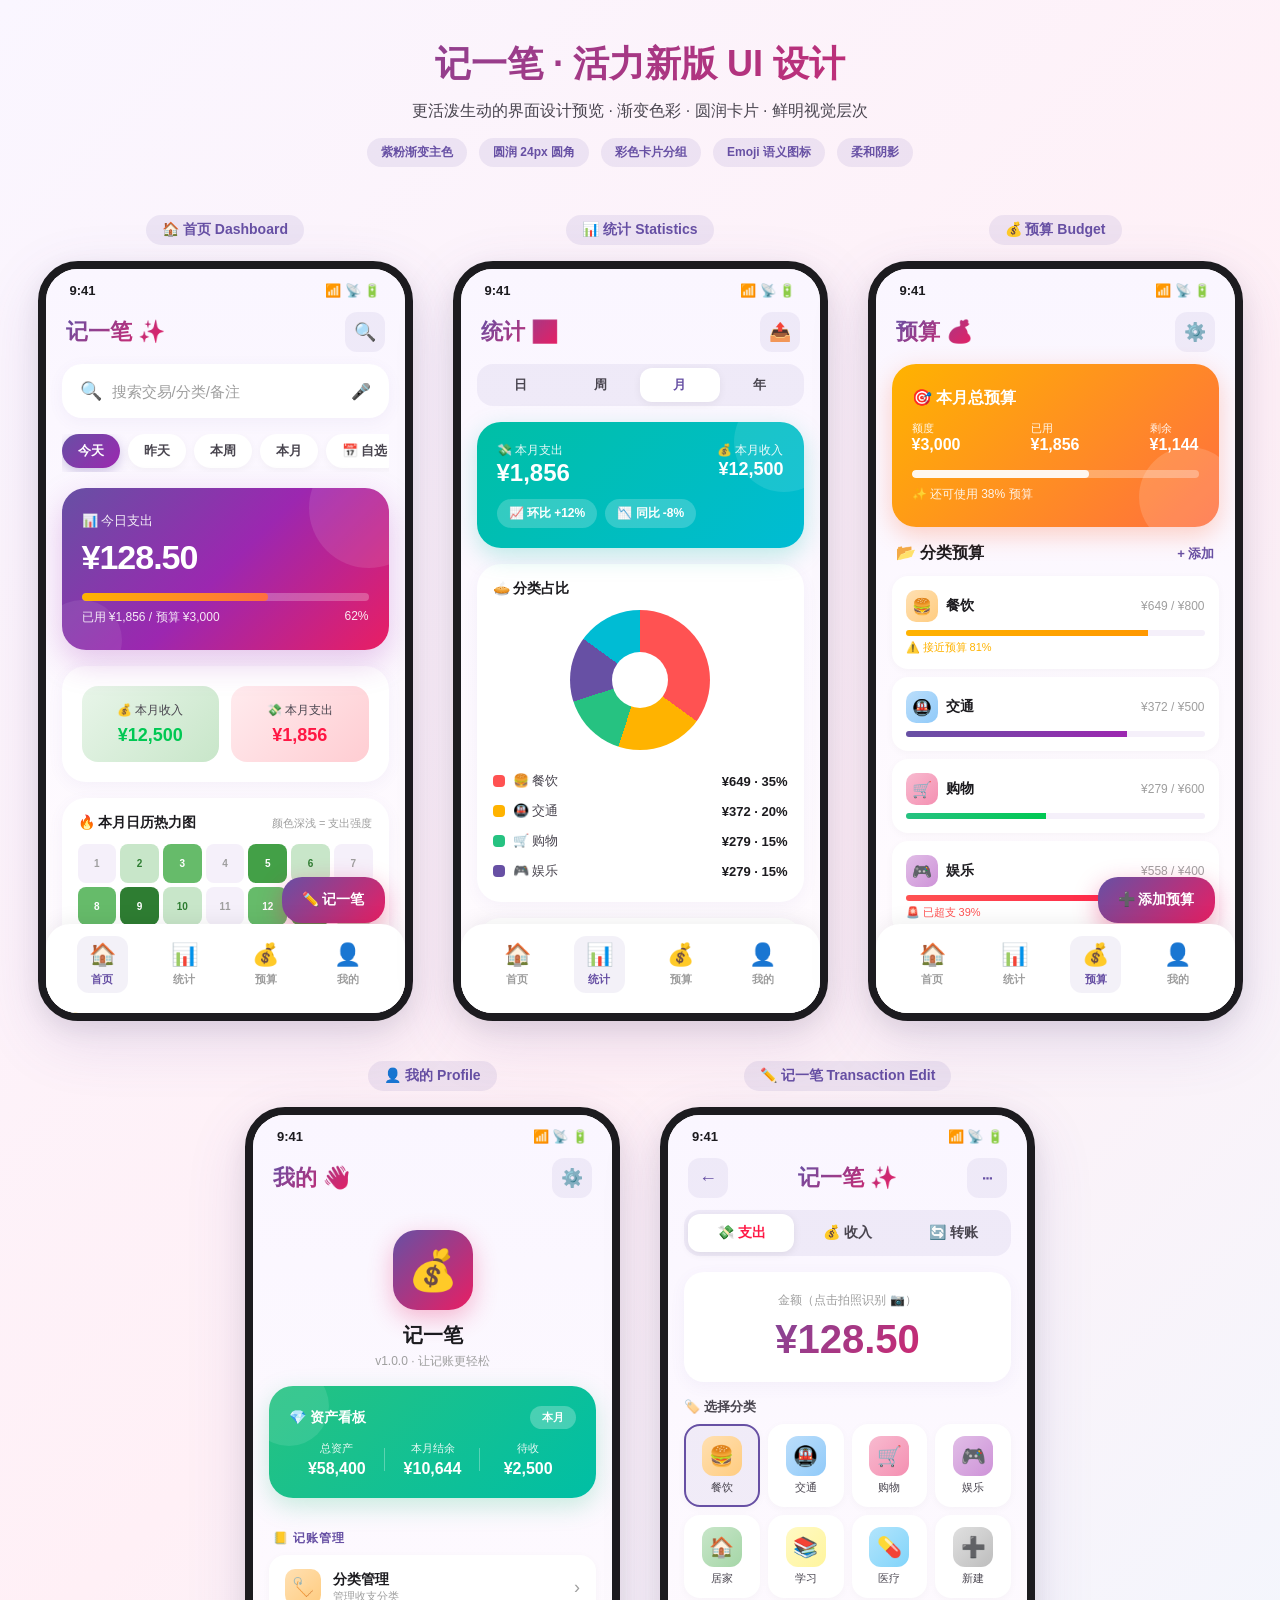
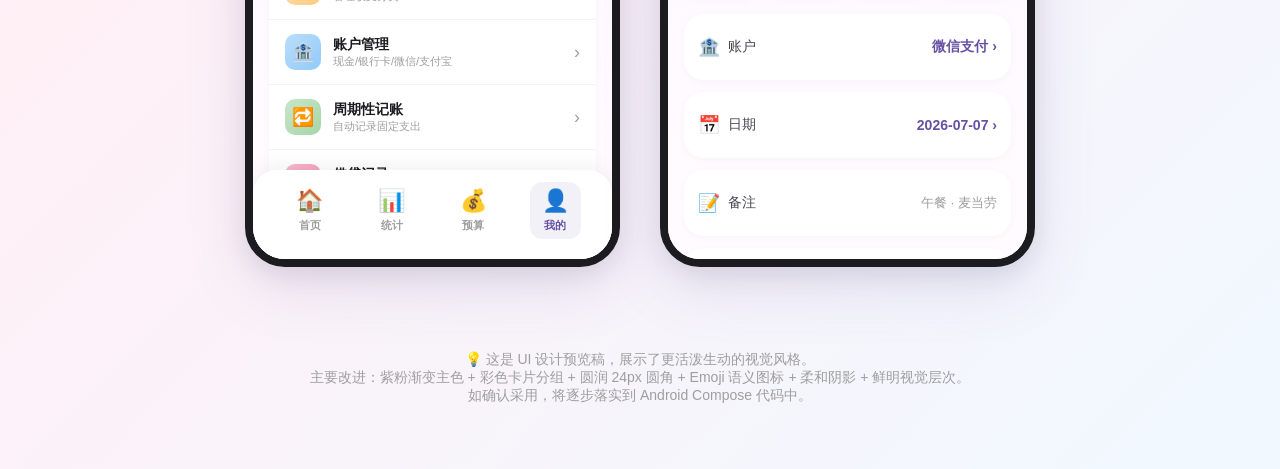
<file: design-preview/index.html>
<!DOCTYPE html>
<html lang="zh-CN">
<head>
<meta charset="UTF-8">
<meta name="viewport" content="width=device-width, initial-scale=1.0">
<title>记一笔 · 活力新版 UI 设计预览</title>
<style>
  * { margin: 0; padding: 0; box-sizing: border-box; -webkit-font-smoothing: antialiased; }
  body {
    font-family: -apple-system, BlinkMacSystemFont, 'Segoe UI', 'PingFang SC', 'Microsoft YaHei', sans-serif;
    background: linear-gradient(135deg, #FAF6FF 0%, #FFF0F6 50%, #F0F8FF 100%);
    min-height: 100vh;
    padding: 40px 20px;
    color: #1C1B1F;
  }
  .header {
    text-align: center;
    max-width: 1400px;
    margin: 0 auto 48px;
  }
  .header h1 {
    font-size: 36px;
    background: linear-gradient(135deg, #6750A4, #E91E63);
    -webkit-background-clip: text;
    -webkit-text-fill-color: transparent;
    background-clip: text;
    margin-bottom: 12px;
    font-weight: 800;
  }
  .header p {
    color: #49454F;
    font-size: 16px;
  }
  .badge-row {
    display: flex;
    justify-content: center;
    gap: 12px;
    margin-top: 16px;
    flex-wrap: wrap;
  }
  .badge {
    padding: 6px 14px;
    border-radius: 999px;
    font-size: 12px;
    font-weight: 600;
    background: rgba(103, 80, 164, 0.1);
    color: #6750A4;
  }
  .screens {
    display: flex;
    flex-wrap: wrap;
    justify-content: center;
    gap: 40px;
    max-width: 1500px;
    margin: 0 auto;
  }
  .phone-wrap {
    display: flex;
    flex-direction: column;
    align-items: center;
  }
  .phone-label {
    font-size: 14px;
    font-weight: 700;
    color: #6750A4;
    margin-bottom: 16px;
    padding: 6px 16px;
    background: rgba(103, 80, 164, 0.1);
    border-radius: 999px;
  }
  .phone {
    width: 375px;
    height: 760px;
    background: #FFFBFE;
    border-radius: 40px;
    box-shadow: 0 20px 60px rgba(103, 80, 164, 0.15), 0 8px 24px rgba(0,0,0,0.08);
    overflow: hidden;
    position: relative;
    border: 8px solid #1C1B1F;
  }
  .phone-content {
    width: 100%;
    height: 100%;
    overflow-y: auto;
    background: linear-gradient(180deg, #FAF6FF 0%, #FFFBFE 100%);
  }
  .phone-content::-webkit-scrollbar { width: 0; }

  /* Status bar */
  .status-bar {
    display: flex;
    justify-content: space-between;
    align-items: center;
    padding: 14px 24px 6px;
    font-size: 13px;
    font-weight: 600;
    color: #1C1B1F;
  }
  .status-icons { display: flex; gap: 4px; }

  /* Top App Bar */
  .appbar {
    display: flex;
    justify-content: space-between;
    align-items: center;
    padding: 8px 20px 12px;
  }
  .appbar-title {
    font-size: 22px;
    font-weight: 800;
    background: linear-gradient(135deg, #6750A4, #E91E63);
    -webkit-background-clip: text;
    -webkit-text-fill-color: transparent;
    background-clip: text;
  }
  .icon-btn {
    width: 40px;
    height: 40px;
    border-radius: 12px;
    background: rgba(103, 80, 164, 0.08);
    display: flex;
    align-items: center;
    justify-content: center;
    font-size: 18px;
    color: #6750A4;
    cursor: pointer;
    transition: all 0.2s;
  }
  .icon-btn:active { transform: scale(0.92); }

  .content { padding: 0 16px 100px; }

  /* Search field */
  .search-field {
    display: flex;
    align-items: center;
    gap: 10px;
    background: #fff;
    border-radius: 20px;
    padding: 14px 16px;
    margin-bottom: 16px;
    box-shadow: 0 4px 16px rgba(103, 80, 164, 0.06);
    border: 2px solid transparent;
    transition: border-color 0.2s;
  }
  .search-field:focus-within { border-color: #6750A4; }
  .search-field input {
    flex: 1;
    border: none;
    outline: none;
    font-size: 15px;
    background: transparent;
    color: #1C1B1F;
  }
  .search-field input::placeholder { color: #9E9E9E; }
  .search-icon { color: #6750A4; font-size: 18px; }

  /* Date pills */
  .pill-row {
    display: flex;
    gap: 8px;
    margin-bottom: 16px;
    overflow-x: auto;
    padding-bottom: 4px;
  }
  .pill-row::-webkit-scrollbar { height: 0; }
  .pill {
    padding: 8px 16px;
    border-radius: 999px;
    font-size: 13px;
    font-weight: 600;
    white-space: nowrap;
    background: #fff;
    color: #49454F;
    box-shadow: 0 2px 8px rgba(0,0,0,0.04);
    cursor: pointer;
    transition: all 0.2s;
  }
  .pill.active {
    background: linear-gradient(135deg, #6750A4, #9C27B0);
    color: #fff;
    box-shadow: 0 4px 12px rgba(103, 80, 164, 0.3);
  }

  /* Summary Card - 活力卡片 */
  .summary-card {
    background: linear-gradient(135deg, #6750A4 0%, #9C27B0 50%, #E91E63 100%);
    border-radius: 24px;
    padding: 24px 20px;
    color: #fff;
    margin-bottom: 16px;
    box-shadow: 0 12px 32px rgba(156, 39, 176, 0.25);
    position: relative;
    overflow: hidden;
  }
  .summary-card::before {
    content: '';
    position: absolute;
    top: -40px;
    right: -40px;
    width: 120px;
    height: 120px;
    background: rgba(255,255,255,0.1);
    border-radius: 50%;
  }
  .summary-card::after {
    content: '';
    position: absolute;
    bottom: -30px;
    left: -20px;
    width: 80px;
    height: 80px;
    background: rgba(255,255,255,0.08);
    border-radius: 50%;
  }
  .summary-label {
    font-size: 13px;
    opacity: 0.9;
    margin-bottom: 8px;
    display: flex;
    align-items: center;
    gap: 6px;
  }
  .summary-amount {
    font-size: 34px;
    font-weight: 800;
    margin-bottom: 16px;
    letter-spacing: -1px;
  }
  .budget-progress {
    background: rgba(255,255,255,0.25);
    height: 8px;
    border-radius: 999px;
    overflow: hidden;
    margin-bottom: 8px;
  }
  .budget-progress-fill {
    height: 100%;
    background: linear-gradient(90deg, #FFB300, #FF6E40);
    border-radius: 999px;
    width: 65%;
    animation: fillProgress 1.5s ease-out;
  }
  @keyframes fillProgress { from { width: 0; } }
  .budget-text {
    font-size: 12px;
    opacity: 0.9;
    display: flex;
    justify-content: space-between;
  }

  /* Income Expense Card */
  .ie-card {
    background: #fff;
    border-radius: 24px;
    padding: 20px;
    margin-bottom: 16px;
    box-shadow: 0 4px 16px rgba(103, 80, 164, 0.06);
    display: flex;
    gap: 12px;
  }
  .ie-item {
    flex: 1;
    padding: 16px;
    border-radius: 16px;
    text-align: center;
    transition: transform 0.2s;
    cursor: pointer;
  }
  .ie-item:active { transform: scale(0.96); }
  .ie-item.income { background: linear-gradient(135deg, #E8F5E9, #C8E6C9); }
  .ie-item.expense { background: linear-gradient(135deg, #FFEBEE, #FFCDD2); }
  .ie-item .label {
    font-size: 12px;
    color: #49454F;
    margin-bottom: 6px;
    font-weight: 500;
  }
  .ie-item .amount {
    font-size: 18px;
    font-weight: 800;
  }
  .ie-item.income .amount { color: #00C853; }
  .ie-item.expense .amount { color: #FF1744; }

  /* Heatmap Card */
  .heatmap-card {
    background: #fff;
    border-radius: 24px;
    padding: 16px;
    margin-bottom: 16px;
    box-shadow: 0 4px 16px rgba(103, 80, 164, 0.06);
  }
  .heatmap-header {
    display: flex;
    justify-content: space-between;
    align-items: center;
    margin-bottom: 12px;
  }
  .heatmap-title {
    font-size: 14px;
    font-weight: 700;
    color: #1C1B1F;
    display: flex;
    align-items: center;
    gap: 6px;
  }
  .heatmap-sub {
    font-size: 11px;
    color: #9E9E9E;
  }
  .heatmap-grid {
    display: grid;
    grid-template-columns: repeat(7, 1fr);
    gap: 4px;
  }
  .heat-cell {
    aspect-ratio: 1;
    border-radius: 8px;
    display: flex;
    align-items: center;
    justify-content: center;
    font-size: 10px;
    font-weight: 600;
    cursor: pointer;
    transition: transform 0.15s;
  }
  .heat-cell:active { transform: scale(0.85); }
  .heat-0 { background: #F5F0FA; color: #9E9E9E; }
  .heat-1 { background: #C8E6C9; color: #2E7D32; }
  .heat-2 { background: #66BB6A; color: #fff; }
  .heat-3 { background: #43A047; color: #fff; }
  .heat-4 { background: #2E7D32; color: #fff; }

  /* Recent transactions */
  .section-header {
    display: flex;
    justify-content: space-between;
    align-items: center;
    margin: 8px 4px 12px;
  }
  .section-title {
    font-size: 16px;
    font-weight: 800;
    color: #1C1B1F;
  }
  .section-link {
    font-size: 13px;
    color: #6750A4;
    font-weight: 600;
  }
  .tx-item {
    background: #fff;
    border-radius: 16px;
    padding: 12px;
    margin-bottom: 8px;
    display: flex;
    align-items: center;
    gap: 12px;
    box-shadow: 0 2px 8px rgba(0,0,0,0.03);
    cursor: pointer;
    transition: all 0.2s;
  }
  .tx-item:active { transform: scale(0.98); }
  .tx-icon {
    width: 44px;
    height: 44px;
    border-radius: 14px;
    display: flex;
    align-items: center;
    justify-content: center;
    font-size: 20px;
    flex-shrink: 0;
  }
  .tx-info { flex: 1; min-width: 0; }
  .tx-title {
    font-size: 14px;
    font-weight: 600;
    color: #1C1B1F;
    margin-bottom: 2px;
    white-space: nowrap;
    overflow: hidden;
    text-overflow: ellipsis;
  }
  .tx-sub {
    font-size: 11px;
    color: #9E9E9E;
    white-space: nowrap;
    overflow: hidden;
    text-overflow: ellipsis;
  }
  .tx-amount {
    font-size: 15px;
    font-weight: 800;
    white-space: nowrap;
  }
  .tx-amount.expense { color: #FF1744; }
  .tx-amount.income { color: #00C853; }

  /* FAB */
  .fab {
    position: absolute;
    bottom: 90px;
    right: 20px;
    background: linear-gradient(135deg, #6750A4, #E91E63);
    color: #fff;
    border: none;
    border-radius: 20px;
    padding: 14px 20px;
    font-size: 14px;
    font-weight: 700;
    display: flex;
    align-items: center;
    gap: 6px;
    box-shadow: 0 8px 24px rgba(233, 30, 99, 0.4);
    cursor: pointer;
    transition: all 0.2s;
  }
  .fab:active { transform: scale(0.94); }

  /* Bottom nav */
  .bottom-nav {
    position: absolute;
    bottom: 0;
    left: 0;
    right: 0;
    background: #fff;
    border-radius: 24px 24px 0 0;
    padding: 12px 16px 20px;
    display: flex;
    justify-content: space-around;
    box-shadow: 0 -4px 20px rgba(0,0,0,0.06);
  }
  .nav-item {
    display: flex;
    flex-direction: column;
    align-items: center;
    gap: 4px;
    padding: 6px 12px;
    border-radius: 12px;
    cursor: pointer;
    transition: all 0.2s;
    color: #9E9E9E;
  }
  .nav-item.active {
    color: #6750A4;
    background: rgba(103, 80, 164, 0.08);
  }
  .nav-icon { font-size: 22px; }
  .nav-label { font-size: 11px; font-weight: 600; }

  /* Statistics page */
  .tab-row {
    display: flex;
    background: rgba(103, 80, 164, 0.08);
    border-radius: 16px;
    padding: 4px;
    margin-bottom: 16px;
  }
  .tab-item {
    flex: 1;
    text-align: center;
    padding: 8px;
    border-radius: 12px;
    font-size: 13px;
    font-weight: 600;
    color: #49454F;
    cursor: pointer;
    transition: all 0.2s;
  }
  .tab-item.active {
    background: #fff;
    color: #6750A4;
    box-shadow: 0 2px 8px rgba(0,0,0,0.06);
  }

  .stat-summary {
    background: linear-gradient(135deg, #00BFA5, #00BCD4);
    border-radius: 24px;
    padding: 20px;
    color: #fff;
    margin-bottom: 16px;
    box-shadow: 0 8px 24px rgba(0, 191, 165, 0.25);
    position: relative;
    overflow: hidden;
  }
  .stat-summary::before {
    content: '';
    position: absolute;
    top: -30px;
    right: -30px;
    width: 100px;
    height: 100px;
    background: rgba(255,255,255,0.1);
    border-radius: 50%;
  }
  .stat-row {
    display: flex;
    justify-content: space-between;
    margin-bottom: 12px;
  }
  .stat-col .label { font-size: 12px; opacity: 0.9; }
  .stat-col .val { font-size: 24px; font-weight: 800; }
  .stat-col.right { text-align: right; }
  .stat-col.right .val { font-size: 18px; }

  .change-chips { display: flex; gap: 8px; }
  .change-chip {
    background: rgba(255,255,255,0.2);
    padding: 6px 12px;
    border-radius: 999px;
    font-size: 12px;
    font-weight: 600;
    display: flex;
    align-items: center;
    gap: 4px;
  }

  /* Chart cards */
  .chart-card {
    background: #fff;
    border-radius: 24px;
    padding: 16px;
    margin-bottom: 16px;
    box-shadow: 0 4px 16px rgba(103, 80, 164, 0.06);
  }
  .chart-title {
    font-size: 14px;
    font-weight: 700;
    margin-bottom: 12px;
    display: flex;
    align-items: center;
    gap: 6px;
  }
  .pie-chart {
    width: 140px;
    height: 140px;
    border-radius: 50%;
    background: conic-gradient(
      #FF5252 0% 35%,
      #FFB300 35% 55%,
      #26C281 55% 70%,
      #6750A4 70% 85%,
      #00BCD4 85% 100%
    );
    margin: 0 auto 16px;
    position: relative;
  }
  .pie-chart::after {
    content: '';
    position: absolute;
    top: 30%;
    left: 30%;
    width: 40%;
    height: 40%;
    background: #fff;
    border-radius: 50%;
  }
  .legend-item {
    display: flex;
    align-items: center;
    gap: 8px;
    padding: 6px 0;
    font-size: 13px;
  }
  .legend-dot {
    width: 12px;
    height: 12px;
    border-radius: 4px;
  }
  .legend-name { flex: 1; color: #49454F; }
  .legend-val { font-weight: 700; color: #1C1B1F; }

  /* Budget page */
  .budget-hero {
    background: linear-gradient(135deg, #FFB300, #FF6E40);
    border-radius: 24px;
    padding: 24px 20px;
    color: #fff;
    margin-bottom: 16px;
    box-shadow: 0 8px 24px rgba(255, 110, 64, 0.3);
    position: relative;
    overflow: hidden;
  }
  .budget-hero::before {
    content: '';
    position: absolute;
    bottom: -20px;
    right: -20px;
    width: 100px;
    height: 100px;
    background: rgba(255,255,255,0.15);
    border-radius: 50%;
  }
  .budget-hero-title {
    font-size: 16px;
    font-weight: 700;
    margin-bottom: 12px;
    display: flex;
    align-items: center;
    gap: 6px;
  }
  .budget-stats {
    display: flex;
    justify-content: space-between;
    margin-bottom: 16px;
  }
  .budget-stat .label { font-size: 11px; opacity: 0.9; }
  .budget-stat .val { font-size: 16px; font-weight: 800; }

  .budget-cat-item {
    background: #fff;
    border-radius: 16px;
    padding: 14px;
    margin-bottom: 8px;
    box-shadow: 0 2px 8px rgba(0,0,0,0.03);
  }
  .budget-cat-header {
    display: flex;
    align-items: center;
    gap: 8px;
    margin-bottom: 8px;
  }
  .cat-icon {
    width: 32px;
    height: 32px;
    border-radius: 10px;
    display: flex;
    align-items: center;
    justify-content: center;
    font-size: 16px;
  }
  .cat-name { flex: 1; font-size: 14px; font-weight: 600; }
  .cat-val { font-size: 12px; color: #9E9E9E; }

  /* Profile page */
  .profile-header {
    text-align: center;
    padding: 20px 0 16px;
  }
  .profile-logo {
    width: 80px;
    height: 80px;
    margin: 0 auto 12px;
    background: linear-gradient(135deg, #6750A4, #E91E63);
    border-radius: 24px;
    display: flex;
    align-items: center;
    justify-content: center;
    font-size: 40px;
    box-shadow: 0 8px 24px rgba(233, 30, 99, 0.3);
  }
  .profile-name {
    font-size: 20px;
    font-weight: 800;
    margin-bottom: 4px;
  }
  .profile-version {
    font-size: 12px;
    color: #9E9E9E;
  }

  .asset-board {
    background: linear-gradient(135deg, #26C281, #00BFA5);
    border-radius: 24px;
    padding: 20px;
    color: #fff;
    margin-bottom: 16px;
    box-shadow: 0 8px 24px rgba(38, 194, 129, 0.25);
    position: relative;
    overflow: hidden;
  }
  .asset-board::before {
    content: '';
    position: absolute;
    top: -20px;
    left: -20px;
    width: 80px;
    height: 80px;
    background: rgba(255,255,255,0.1);
    border-radius: 50%;
  }
  .asset-board-title {
    font-size: 14px;
    font-weight: 700;
    margin-bottom: 12px;
    display: flex;
    justify-content: space-between;
    align-items: center;
  }
  .asset-month-chip {
    background: rgba(255,255,255,0.25);
    padding: 4px 12px;
    border-radius: 999px;
    font-size: 11px;
  }
  .asset-row {
    display: flex;
    text-align: center;
  }
  .asset-col {
    flex: 1;
    position: relative;
  }
  .asset-col:not(:last-child)::after {
    content: '';
    position: absolute;
    right: 0;
    top: 20%;
    height: 60%;
    width: 1px;
    background: rgba(255,255,255,0.3);
  }
  .asset-col .label { font-size: 11px; opacity: 0.9; margin-bottom: 4px; }
  .asset-col .val { font-size: 16px; font-weight: 800; }

  .section-divider {
    font-size: 12px;
    font-weight: 700;
    color: #6750A4;
    text-transform: uppercase;
    padding: 16px 4px 8px;
    letter-spacing: 1px;
  }
  .setting-group {
    background: #fff;
    border-radius: 16px;
    overflow: hidden;
    margin-bottom: 8px;
    box-shadow: 0 2px 8px rgba(0,0,0,0.03);
  }
  .setting-item {
    display: flex;
    align-items: center;
    gap: 12px;
    padding: 14px 16px;
    cursor: pointer;
    transition: background 0.2s;
    border-bottom: 1px solid #F5F0FA;
  }
  .setting-item:last-child { border-bottom: none; }
  .setting-item:active { background: #F5F0FA; }
  .setting-icon {
    width: 36px;
    height: 36px;
    border-radius: 10px;
    display: flex;
    align-items: center;
    justify-content: center;
    font-size: 18px;
  }
  .setting-text { flex: 1; }
  .setting-title { font-size: 14px; font-weight: 600; }
  .setting-sub { font-size: 11px; color: #9E9E9E; }
  .setting-arrow { color: #9E9E9E; font-size: 18px; }

  /* Transaction edit page */
  .segment-row {
    display: flex;
    background: rgba(103, 80, 164, 0.08);
    border-radius: 16px;
    padding: 4px;
    margin-bottom: 16px;
  }
  .segment-btn {
    flex: 1;
    text-align: center;
    padding: 10px;
    border-radius: 12px;
    font-size: 14px;
    font-weight: 600;
    color: #49454F;
    cursor: pointer;
    transition: all 0.2s;
  }
  .segment-btn.active {
    background: #fff;
    box-shadow: 0 2px 8px rgba(0,0,0,0.08);
  }
  .segment-btn.active.expense { color: #FF1744; }
  .segment-btn.active.income { color: #00C853; }
  .segment-btn.active.transfer { color: #6750A4; }

  .amount-input {
    background: #fff;
    border-radius: 20px;
    padding: 20px;
    margin-bottom: 16px;
    box-shadow: 0 4px 16px rgba(103, 80, 164, 0.06);
    text-align: center;
  }
  .amount-label { font-size: 12px; color: #9E9E9E; margin-bottom: 8px; }
  .amount-val {
    font-size: 40px;
    font-weight: 800;
    background: linear-gradient(135deg, #6750A4, #E91E63);
    -webkit-background-clip: text;
    -webkit-text-fill-color: transparent;
    background-clip: text;
  }

  .category-grid {
    display: grid;
    grid-template-columns: repeat(4, 1fr);
    gap: 8px;
    margin-bottom: 16px;
  }
  .cat-grid-item {
    background: #fff;
    border-radius: 16px;
    padding: 10px 4px;
    text-align: center;
    box-shadow: 0 2px 8px rgba(0,0,0,0.03);
    cursor: pointer;
    transition: all 0.2s;
    border: 2px solid transparent;
  }
  .cat-grid-item.selected {
    border-color: #6750A4;
    background: rgba(103, 80, 164, 0.08);
  }
  .cat-grid-icon {
    width: 40px;
    height: 40px;
    margin: 0 auto 4px;
    border-radius: 12px;
    display: flex;
    align-items: center;
    justify-content: center;
    font-size: 20px;
  }
  .cat-grid-name {
    font-size: 11px;
    color: #49454F;
    font-weight: 500;
  }

  .form-card {
    background: #fff;
    border-radius: 20px;
    padding: 14px;
    margin-bottom: 12px;
    box-shadow: 0 2px 8px rgba(0,0,0,0.03);
  }
  .form-row {
    display: flex;
    align-items: center;
    gap: 8px;
    padding: 8px 0;
  }
  .form-label { font-size: 14px; color: #49454F; flex: 1; }
  .form-val { font-size: 14px; font-weight: 600; color: #6750A4; }

  .save-btn {
    width: 100%;
    background: linear-gradient(135deg, #6750A4, #E91E63);
    color: #fff;
    border: none;
    border-radius: 16px;
    padding: 16px;
    font-size: 16px;
    font-weight: 700;
    box-shadow: 0 8px 24px rgba(233, 30, 99, 0.3);
    cursor: pointer;
    transition: all 0.2s;
  }
  .save-btn:active { transform: scale(0.97); }

  .note {
    text-align: center;
    margin-top: 60px;
    padding: 24px;
    color: #9E9E9E;
    font-size: 14px;
    max-width: 800px;
    margin-left: auto;
    margin-right: auto;
  }
</style>
</head>
<body>

<div class="header">
  <h1>记一笔 · 活力新版 UI 设计</h1>
  <p>更活泼生动的界面设计预览 · 渐变色彩 · 圆润卡片 · 鲜明视觉层次</p>
  <div class="badge-row">
    <span class="badge">紫粉渐变主色</span>
    <span class="badge">圆润 24px 圆角</span>
    <span class="badge">彩色卡片分组</span>
    <span class="badge">Emoji 语义图标</span>
    <span class="badge">柔和阴影</span>
  </div>
</div>

<div class="screens">

  <!-- 首页 -->
  <div class="phone-wrap">
    <div class="phone-label">🏠 首页 Dashboard</div>
    <div class="phone">
      <div class="phone-content">
        <div class="status-bar">
          <span>9:41</span>
          <span class="status-icons">📶 📡 🔋</span>
        </div>
        <div class="appbar">
          <div class="appbar-title">记一笔 ✨</div>
          <div class="icon-btn">🔍</div>
        </div>
        <div class="content">
          <div class="search-field">
            <span class="search-icon">🔍</span>
            <input placeholder="搜索交易/分类/备注" />
            <span style="color:#9E9E9E">🎤</span>
          </div>
          <div class="pill-row">
            <div class="pill active">今天</div>
            <div class="pill">昨天</div>
            <div class="pill">本周</div>
            <div class="pill">本月</div>
            <div class="pill">📅 自选</div>
          </div>
          <div class="summary-card">
            <div class="summary-label">📊 今日支出</div>
            <div class="summary-amount">¥128.50</div>
            <div class="budget-progress"><div class="budget-progress-fill"></div></div>
            <div class="budget-text">
              <span>已用 ¥1,856 / 预算 ¥3,000</span>
              <span>62%</span>
            </div>
          </div>
          <div class="ie-card">
            <div class="ie-item income">
              <div class="label">💰 本月收入</div>
              <div class="amount">¥12,500</div>
            </div>
            <div class="ie-item expense">
              <div class="label">💸 本月支出</div>
              <div class="amount">¥1,856</div>
            </div>
          </div>
          <div class="heatmap-card">
            <div class="heatmap-header">
              <div class="heatmap-title">🔥 本月日历热力图</div>
              <div class="heatmap-sub">颜色深浅 = 支出强度</div>
            </div>
            <div class="heatmap-grid">
              <div class="heat-cell heat-0">1</div>
              <div class="heat-cell heat-1">2</div>
              <div class="heat-cell heat-2">3</div>
              <div class="heat-cell heat-0">4</div>
              <div class="heat-cell heat-3">5</div>
              <div class="heat-cell heat-1">6</div>
              <div class="heat-cell heat-0">7</div>
              <div class="heat-cell heat-2">8</div>
              <div class="heat-cell heat-4">9</div>
              <div class="heat-cell heat-1">10</div>
              <div class="heat-cell heat-0">11</div>
              <div class="heat-cell heat-2">12</div>
              <div class="heat-cell heat-3">13</div>
              <div class="heat-cell heat-1">14</div>
              <div class="heat-cell heat-0">15</div>
              <div class="heat-cell heat-2">16</div>
              <div class="heat-cell heat-1">17</div>
              <div class="heat-cell heat-0">18</div>
              <div class="heat-cell heat-3">19</div>
              <div class="heat-cell heat-2">20</div>
              <div class="heat-cell heat-1">21</div>
            </div>
          </div>
          <div class="section-header">
            <div class="section-title">📝 最近交易</div>
            <div class="section-link">查看全部 →</div>
          </div>
          <div class="tx-item">
            <div class="tx-icon" style="background:linear-gradient(135deg,#FFE0B2,#FFCC80)">🍔</div>
            <div class="tx-info">
              <div class="tx-title">午餐 · 麦当劳</div>
              <div class="tx-sub">12:30 · 微信 · 支出</div>
            </div>
            <div class="tx-amount expense">-¥38.50</div>
          </div>
          <div class="tx-item">
            <div class="tx-icon" style="background:linear-gradient(135deg,#C8E6C9,#A5D6A7)">💵</div>
            <div class="tx-info">
              <div class="tx-title">工资入账</div>
              <div class="tx-sub">10:00 · 招商银行 · 收入</div>
            </div>
            <div class="tx-amount income">+¥12,500</div>
          </div>
          <div class="tx-item">
            <div class="tx-icon" style="background:linear-gradient(135deg,#BBDEFB,#90CAF9)">🚇</div>
            <div class="tx-info">
              <div class="tx-title">地铁通勤</div>
              <div class="tx-sub">08:15 · 支付宝 · 支出</div>
            </div>
            <div class="tx-amount expense">-¥6.00</div>
          </div>
          <div class="tx-item">
            <div class="tx-icon" style="background:linear-gradient(135deg,#F8BBD0,#F48FB1)">☕</div>
            <div class="tx-info">
              <div class="tx-title">星巴克咖啡</div>
              <div class="tx-sub">07:45 · 微信 · 支出</div>
            </div>
            <div class="tx-amount expense">-¥35.00</div>
          </div>
        </div>
        <button class="fab">✏️ 记一笔</button>
        <div class="bottom-nav">
          <div class="nav-item active">
            <span class="nav-icon">🏠</span>
            <span class="nav-label">首页</span>
          </div>
          <div class="nav-item">
            <span class="nav-icon">📊</span>
            <span class="nav-label">统计</span>
          </div>
          <div class="nav-item">
            <span class="nav-icon">💰</span>
            <span class="nav-label">预算</span>
          </div>
          <div class="nav-item">
            <span class="nav-icon">👤</span>
            <span class="nav-label">我的</span>
          </div>
        </div>
      </div>
    </div>
  </div>

  <!-- 统计页 -->
  <div class="phone-wrap">
    <div class="phone-label">📊 统计 Statistics</div>
    <div class="phone">
      <div class="phone-content">
        <div class="status-bar">
          <span>9:41</span>
          <span class="status-icons">📶 📡 🔋</span>
        </div>
        <div class="appbar">
          <div class="appbar-title">统计 📈</div>
          <div class="icon-btn">📤</div>
        </div>
        <div class="content">
          <div class="tab-row">
            <div class="tab-item">日</div>
            <div class="tab-item">周</div>
            <div class="tab-item active">月</div>
            <div class="tab-item">年</div>
          </div>
          <div class="stat-summary">
            <div class="stat-row">
              <div class="stat-col">
                <div class="label">💸 本月支出</div>
                <div class="val">¥1,856</div>
              </div>
              <div class="stat-col right">
                <div class="label">💰 本月收入</div>
                <div class="val">¥12,500</div>
              </div>
            </div>
            <div class="change-chips">
              <div class="change-chip">📈 环比 +12%</div>
              <div class="change-chip">📉 同比 -8%</div>
            </div>
          </div>
          <div class="chart-card">
            <div class="chart-title">🥧 分类占比</div>
            <div class="pie-chart"></div>
            <div class="legend-item">
              <div class="legend-dot" style="background:#FF5252"></div>
              <div class="legend-name">🍔 餐饮</div>
              <div class="legend-val">¥649 · 35%</div>
            </div>
            <div class="legend-item">
              <div class="legend-dot" style="background:#FFB300"></div>
              <div class="legend-name">🚇 交通</div>
              <div class="legend-val">¥372 · 20%</div>
            </div>
            <div class="legend-item">
              <div class="legend-dot" style="background:#26C281"></div>
              <div class="legend-name">🛒 购物</div>
              <div class="legend-val">¥279 · 15%</div>
            </div>
            <div class="legend-item">
              <div class="legend-dot" style="background:#6750A4"></div>
              <div class="legend-name">🎮 娱乐</div>
              <div class="legend-val">¥279 · 15%</div>
            </div>
          </div>
          <div class="chart-card">
            <div class="chart-title">📉 支出趋势 · 本月日均 ¥62</div>
            <svg width="100%" height="120" viewBox="0 0 300 120" style="margin-top:8px">
              <defs>
                <linearGradient id="trendGrad" x1="0" y1="0" x2="0" y2="1">
                  <stop offset="0%" stop-color="#6750A4" stop-opacity="0.3"/>
                  <stop offset="100%" stop-color="#6750A4" stop-opacity="0"/>
                </linearGradient>
              </defs>
              <path d="M 0 80 L 30 70 L 60 90 L 90 60 L 120 75 L 150 40 L 180 65 L 210 50 L 240 70 L 270 45 L 300 55 L 300 120 L 0 120 Z" fill="url(#trendGrad)"/>
              <path d="M 0 80 L 30 70 L 60 90 L 90 60 L 120 75 L 150 40 L 180 65 L 210 50 L 240 70 L 270 45 L 300 55" fill="none" stroke="#6750A4" stroke-width="2.5" stroke-linecap="round" stroke-linejoin="round"/>
              <circle cx="150" cy="40" r="5" fill="#FF5252"/>
              <text x="150" y="28" text-anchor="middle" fill="#FF5252" font-size="11" font-weight="bold">¥186</text>
            </svg>
          </div>
          <div class="chart-card">
            <div class="chart-title">💳 各账户消费占比</div>
            <div style="display:flex;align-items:center;gap:8px;margin:6px 0">
              <span style="width:50px;font-size:12px">微信</span>
              <div style="flex:1;height:6px;background:#F5F0FA;border-radius:3px;overflow:hidden">
                <div style="width:45%;height:100%;background:linear-gradient(90deg,#43A047,#66BB6A)"></div>
              </div>
              <span style="font-size:12px;font-weight:600">¥835</span>
            </div>
            <div style="display:flex;align-items:center;gap:8px;margin:6px 0">
              <span style="width:50px;font-size:12px">支付宝</span>
              <div style="flex:1;height:6px;background:#F5F0FA;border-radius:3px;overflow:hidden">
                <div style="width:30%;height:100%;background:linear-gradient(90deg,#1E88E5,#42A5F5)"></div>
              </div>
              <span style="font-size:12px;font-weight:600">¥557</span>
            </div>
            <div style="display:flex;align-items:center;gap:8px;margin:6px 0">
              <span style="width:50px;font-size:12px">现金</span>
              <div style="flex:1;height:6px;background:#F5F0FA;border-radius:3px;overflow:hidden">
                <div style="width:25%;height:100%;background:linear-gradient(90deg,#FFB300,#FFCA28)"></div>
              </div>
              <span style="font-size:12px;font-weight:600">¥464</span>
            </div>
          </div>
        </div>
        <div class="bottom-nav">
          <div class="nav-item"><span class="nav-icon">🏠</span><span class="nav-label">首页</span></div>
          <div class="nav-item active"><span class="nav-icon">📊</span><span class="nav-label">统计</span></div>
          <div class="nav-item"><span class="nav-icon">💰</span><span class="nav-label">预算</span></div>
          <div class="nav-item"><span class="nav-icon">👤</span><span class="nav-label">我的</span></div>
        </div>
      </div>
    </div>
  </div>

  <!-- 预算页 -->
  <div class="phone-wrap">
    <div class="phone-label">💰 预算 Budget</div>
    <div class="phone">
      <div class="phone-content">
        <div class="status-bar">
          <span>9:41</span>
          <span class="status-icons">📶 📡 🔋</span>
        </div>
        <div class="appbar">
          <div class="appbar-title">预算 💰</div>
          <div class="icon-btn">⚙️</div>
        </div>
        <div class="content">
          <div class="budget-hero">
            <div class="budget-hero-title">🎯 本月总预算</div>
            <div class="budget-stats">
              <div class="budget-stat">
                <div class="label">额度</div>
                <div class="val">¥3,000</div>
              </div>
              <div class="budget-stat">
                <div class="label">已用</div>
                <div class="val">¥1,856</div>
              </div>
              <div class="budget-stat">
                <div class="label">剩余</div>
                <div class="val">¥1,144</div>
              </div>
            </div>
            <div class="budget-progress" style="background:rgba(255,255,255,0.3)">
              <div class="budget-progress-fill" style="width:62%;background:rgba(255,255,255,0.9)"></div>
            </div>
            <div style="font-size:12px;opacity:0.9;margin-top:6px">✨ 还可使用 38% 预算</div>
          </div>
          <div class="section-header">
            <div class="section-title">📂 分类预算</div>
            <div class="section-link">+ 添加</div>
          </div>
          <div class="budget-cat-item">
            <div class="budget-cat-header">
              <div class="cat-icon" style="background:linear-gradient(135deg,#FFE0B2,#FFCC80)">🍔</div>
              <div class="cat-name">餐饮</div>
              <div class="cat-val">¥649 / ¥800</div>
            </div>
            <div style="height:6px;background:#F5F0FA;border-radius:3px;overflow:hidden">
              <div style="width:81%;height:100%;background:linear-gradient(90deg,#FFB300,#FF9800)"></div>
            </div>
            <div style="font-size:11px;color:#FFB300;margin-top:4px">⚠️ 接近预算 81%</div>
          </div>
          <div class="budget-cat-item">
            <div class="budget-cat-header">
              <div class="cat-icon" style="background:linear-gradient(135deg,#BBDEFB,#90CAF9)">🚇</div>
              <div class="cat-name">交通</div>
              <div class="cat-val">¥372 / ¥500</div>
            </div>
            <div style="height:6px;background:#F5F0FA;border-radius:3px;overflow:hidden">
              <div style="width:74%;height:100%;background:linear-gradient(90deg,#6750A4,#9C27B0)"></div>
            </div>
          </div>
          <div class="budget-cat-item">
            <div class="budget-cat-header">
              <div class="cat-icon" style="background:linear-gradient(135deg,#F8BBD0,#F48FB1)">🛒</div>
              <div class="cat-name">购物</div>
              <div class="cat-val">¥279 / ¥600</div>
            </div>
            <div style="height:6px;background:#F5F0FA;border-radius:3px;overflow:hidden">
              <div style="width:47%;height:100%;background:linear-gradient(90deg,#26C281,#00C853)"></div>
            </div>
          </div>
          <div class="budget-cat-item">
            <div class="budget-cat-header">
              <div class="cat-icon" style="background:linear-gradient(135deg,#E1BEE7,#CE93D8)">🎮</div>
              <div class="cat-name">娱乐</div>
              <div class="cat-val">¥558 / ¥400</div>
            </div>
            <div style="height:6px;background:#F5F0FA;border-radius:3px;overflow:hidden">
              <div style="width:100%;height:100%;background:linear-gradient(90deg,#FF5252,#FF1744)"></div>
            </div>
            <div style="font-size:11px;color:#FF5252;margin-top:4px">🚨 已超支 39%</div>
          </div>
          <div class="budget-cat-item">
            <div class="budget-cat-header">
              <div class="cat-icon" style="background:linear-gradient(135deg,#FFF9C4,#FFF59D)">📚</div>
              <div class="cat-name">学习</div>
              <div class="cat-val">¥0 / ¥300</div>
            </div>
            <div style="height:6px;background:#F5F0FA;border-radius:3px;overflow:hidden">
              <div style="width:0%;height:100%;background:linear-gradient(90deg,#26C281,#00C853)"></div>
            </div>
          </div>
        </div>
        <button class="fab">➕ 添加预算</button>
        <div class="bottom-nav">
          <div class="nav-item"><span class="nav-icon">🏠</span><span class="nav-label">首页</span></div>
          <div class="nav-item"><span class="nav-icon">📊</span><span class="nav-label">统计</span></div>
          <div class="nav-item active"><span class="nav-icon">💰</span><span class="nav-label">预算</span></div>
          <div class="nav-item"><span class="nav-icon">👤</span><span class="nav-label">我的</span></div>
        </div>
      </div>
    </div>
  </div>

  <!-- 我的页 -->
  <div class="phone-wrap">
    <div class="phone-label">👤 我的 Profile</div>
    <div class="phone">
      <div class="phone-content">
        <div class="status-bar">
          <span>9:41</span>
          <span class="status-icons">📶 📡 🔋</span>
        </div>
        <div class="appbar">
          <div class="appbar-title">我的 👋</div>
          <div class="icon-btn">⚙️</div>
        </div>
        <div class="content">
          <div class="profile-header">
            <div class="profile-logo">💰</div>
            <div class="profile-name">记一笔</div>
            <div class="profile-version">v1.0.0 · 让记账更轻松</div>
          </div>
          <div class="asset-board">
            <div class="asset-board-title">
              <span>💎 资产看板</span>
              <span class="asset-month-chip">本月</span>
            </div>
            <div class="asset-row">
              <div class="asset-col">
                <div class="label">总资产</div>
                <div class="val">¥58,400</div>
              </div>
              <div class="asset-col">
                <div class="label">本月结余</div>
                <div class="val">¥10,644</div>
              </div>
              <div class="asset-col">
                <div class="label">待收</div>
                <div class="val">¥2,500</div>
              </div>
            </div>
          </div>
          <div class="section-divider">📒 记账管理</div>
          <div class="setting-group">
            <div class="setting-item">
              <div class="setting-icon" style="background:linear-gradient(135deg,#FFE0B2,#FFCC80)">🏷️</div>
              <div class="setting-text">
                <div class="setting-title">分类管理</div>
                <div class="setting-sub">管理收支分类</div>
              </div>
              <div class="setting-arrow">›</div>
            </div>
            <div class="setting-item">
              <div class="setting-icon" style="background:linear-gradient(135deg,#BBDEFB,#90CAF9)">🏦</div>
              <div class="setting-text">
                <div class="setting-title">账户管理</div>
                <div class="setting-sub">现金/银行卡/微信/支付宝</div>
              </div>
              <div class="setting-arrow">›</div>
            </div>
            <div class="setting-item">
              <div class="setting-icon" style="background:linear-gradient(135deg,#C8E6C9,#A5D6A7)">🔁</div>
              <div class="setting-text">
                <div class="setting-title">周期性记账</div>
                <div class="setting-sub">自动记录固定支出</div>
              </div>
              <div class="setting-arrow">›</div>
            </div>
            <div class="setting-item">
              <div class="setting-icon" style="background:linear-gradient(135deg,#F8BBD0,#F48FB1)">🤝</div>
              <div class="setting-text">
                <div class="setting-title">借贷记录</div>
                <div class="setting-sub">谁欠我 / 我欠谁</div>
              </div>
              <div class="setting-arrow">›</div>
            </div>
            <div class="setting-item">
              <div class="setting-icon" style="background:linear-gradient(135deg,#E1BEE7,#CE93D8)">🏷️</div>
              <div class="setting-text">
                <div class="setting-title">标签管理</div>
                <div class="setting-sub">管理自定义标签</div>
              </div>
              <div class="setting-arrow">›</div>
            </div>
          </div>
          <div class="section-divider">🔔 提醒</div>
          <div class="setting-group">
            <div class="setting-item">
              <div class="setting-icon" style="background:linear-gradient(135deg,#FFF9C4,#FFF59D)">⏰</div>
              <div class="setting-text">
                <div class="setting-title">每日记账提醒</div>
              </div>
              <div class="form-val">21:00</div>
            </div>
            <div class="setting-item">
              <div class="setting-icon" style="background:linear-gradient(135deg,#FFCDD2,#EF9A9A)">🔔</div>
              <div class="setting-text">
                <div class="setting-title">智能补记提醒</div>
                <div class="setting-sub">监听支付通知自动补记</div>
              </div>
              <div class="setting-arrow">›</div>
            </div>
            <div class="setting-item">
              <div class="setting-icon" style="background:linear-gradient(135deg,#FFCDD2,#EF9A9A)">⚠️</div>
              <div class="setting-text">
                <div class="setting-title">超支提醒</div>
              </div>
              <div style="width:36px;height:20px;background:#6750A4;border-radius:10px;position:relative">
                <div style="position:absolute;right:2px;top:2px;width:16px;height:16px;background:#fff;border-radius:50%"></div>
              </div>
            </div>
          </div>
          <div class="section-divider">💾 数据</div>
          <div class="setting-group">
            <div class="setting-item">
              <div class="setting-icon" style="background:linear-gradient(135deg,#B3E5FC,#81D4FA)">📥</div>
              <div class="setting-text">
                <div class="setting-title">导出 CSV</div>
              </div>
              <div class="setting-arrow">›</div>
            </div>
            <div class="setting-item">
              <div class="setting-icon" style="background:linear-gradient(135deg,#B3E5FC,#81D4FA)">☁️</div>
              <div class="setting-text">
                <div class="setting-title">备份与恢复</div>
              </div>
              <div class="setting-arrow">›</div>
            </div>
            <div class="setting-item">
              <div class="setting-icon" style="background:linear-gradient(135deg,#B3E5FC,#81D4FA)">📱</div>
              <div class="setting-text">
                <div class="setting-title">换机迁移</div>
                <div class="setting-sub">通过二维码迁移数据</div>
              </div>
              <div class="setting-arrow">›</div>
            </div>
          </div>
          <div class="section-divider">ℹ️ 关于</div>
          <div class="setting-group">
            <div class="setting-item">
              <div class="setting-icon" style="background:linear-gradient(135deg,#E0E0E0,#BDBDBD)">ℹ️</div>
              <div class="setting-text">
                <div class="setting-title">关于应用</div>
              </div>
              <div class="setting-arrow">›</div>
            </div>
            <div class="setting-item">
              <div class="setting-icon" style="background:linear-gradient(135deg,#E0E0E0,#BDBDBD)">💬</div>
              <div class="setting-text">
                <div class="setting-title">意见反馈</div>
              </div>
              <div class="setting-arrow">›</div>
            </div>
          </div>
        </div>
        <div class="bottom-nav">
          <div class="nav-item"><span class="nav-icon">🏠</span><span class="nav-label">首页</span></div>
          <div class="nav-item"><span class="nav-icon">📊</span><span class="nav-label">统计</span></div>
          <div class="nav-item"><span class="nav-icon">💰</span><span class="nav-label">预算</span></div>
          <div class="nav-item active"><span class="nav-icon">👤</span><span class="nav-label">我的</span></div>
        </div>
      </div>
    </div>
  </div>

  <!-- 记一笔编辑页 -->
  <div class="phone-wrap">
    <div class="phone-label">✏️ 记一笔 Transaction Edit</div>
    <div class="phone">
      <div class="phone-content">
        <div class="status-bar">
          <span>9:41</span>
          <span class="status-icons">📶 📡 🔋</span>
        </div>
        <div class="appbar">
          <div class="icon-btn">←</div>
          <div class="appbar-title">记一笔 ✨</div>
          <div class="icon-btn">⋯</div>
        </div>
        <div class="content">
          <div class="segment-row">
            <div class="segment-btn active expense">💸 支出</div>
            <div class="segment-btn">💰 收入</div>
            <div class="segment-btn">🔄 转账</div>
          </div>
          <div class="amount-input">
            <div class="amount-label">金额（点击拍照识别 📷）</div>
            <div class="amount-val">¥128.50</div>
          </div>
          <div style="font-size:13px;font-weight:700;color:#49454F;margin-bottom:8px">🏷️ 选择分类</div>
          <div class="category-grid">
            <div class="cat-grid-item selected">
              <div class="cat-grid-icon" style="background:linear-gradient(135deg,#FFE0B2,#FFCC80)">🍔</div>
              <div class="cat-grid-name">餐饮</div>
            </div>
            <div class="cat-grid-item">
              <div class="cat-grid-icon" style="background:linear-gradient(135deg,#BBDEFB,#90CAF9)">🚇</div>
              <div class="cat-grid-name">交通</div>
            </div>
            <div class="cat-grid-item">
              <div class="cat-grid-icon" style="background:linear-gradient(135deg,#F8BBD0,#F48FB1)">🛒</div>
              <div class="cat-grid-name">购物</div>
            </div>
            <div class="cat-grid-item">
              <div class="cat-grid-icon" style="background:linear-gradient(135deg,#E1BEE7,#CE93D8)">🎮</div>
              <div class="cat-grid-name">娱乐</div>
            </div>
            <div class="cat-grid-item">
              <div class="cat-grid-icon" style="background:linear-gradient(135deg,#C8E6C9,#A5D6A7)">🏠</div>
              <div class="cat-grid-name">居家</div>
            </div>
            <div class="cat-grid-item">
              <div class="cat-grid-icon" style="background:linear-gradient(135deg,#FFF9C4,#FFF59D)">📚</div>
              <div class="cat-grid-name">学习</div>
            </div>
            <div class="cat-grid-item">
              <div class="cat-grid-icon" style="background:linear-gradient(135deg,#B3E5FC,#81D4FA)">💊</div>
              <div class="cat-grid-name">医疗</div>
            </div>
            <div class="cat-grid-item">
              <div class="cat-grid-icon" style="background:linear-gradient(135deg,#E0E0E0,#BDBDBD)">➕</div>
              <div class="cat-grid-name">新建</div>
            </div>
          </div>
          <div class="form-card">
            <div class="form-row">
              <span style="font-size:18px">🏦</span>
              <div class="form-label">账户</div>
              <div class="form-val">微信支付 ›</div>
            </div>
          </div>
          <div class="form-card">
            <div class="form-row">
              <span style="font-size:18px">📅</span>
              <div class="form-label">日期</div>
              <div class="form-val">2026-07-07 ›</div>
            </div>
          </div>
          <div class="form-card">
            <div class="form-row">
              <span style="font-size:18px">📝</span>
              <div class="form-label">备注</div>
              <div style="font-size:13px;color:#9E9E9E">午餐 · 麦当劳</div>
            </div>
          </div>
          <div class="form-card">
            <div class="form-row">
              <span style="font-size:18px">🔁</span>
              <div class="form-label">周期性记账</div>
              <div style="width:36px;height:20px;background:#E0E0E0;border-radius:10px;position:relative">
                <div style="position:absolute;left:2px;top:2px;width:16px;height:16px;background:#fff;border-radius:50%"></div>
              </div>
            </div>
          </div>
          <div class="form-card">
            <div class="form-row">
              <span style="font-size:18px">👥</span>
              <div class="form-label">分账（AA）</div>
              <div style="width:36px;height:20px;background:#E0E0E0;border-radius:10px;position:relative">
                <div style="position:absolute;left:2px;top:2px;width:16px;height:16px;background:#fff;border-radius:50%"></div>
              </div>
            </div>
          </div>
          <div class="form-card">
            <div class="form-row">
              <span style="font-size:18px">🏷️</span>
              <div class="form-label">标签</div>
              <div style="font-size:12px;color:#6750A4;background:rgba(103,80,164,0.08);padding:4px 10px;border-radius:999px">+ 添加</div>
            </div>
          </div>
          <button class="save-btn" style="margin-top:8px">✨ 保存</button>
        </div>
      </div>
    </div>
  </div>

</div>

<div class="note">
  💡 这是 UI 设计预览稿，展示了更活泼生动的视觉风格。<br>
  主要改进：紫粉渐变主色 + 彩色卡片分组 + 圆润 24px 圆角 + Emoji 语义图标 + 柔和阴影 + 鲜明视觉层次。<br>
  如确认采用，将逐步落实到 Android Compose 代码中。
</div>

</body>
</html>
</file>
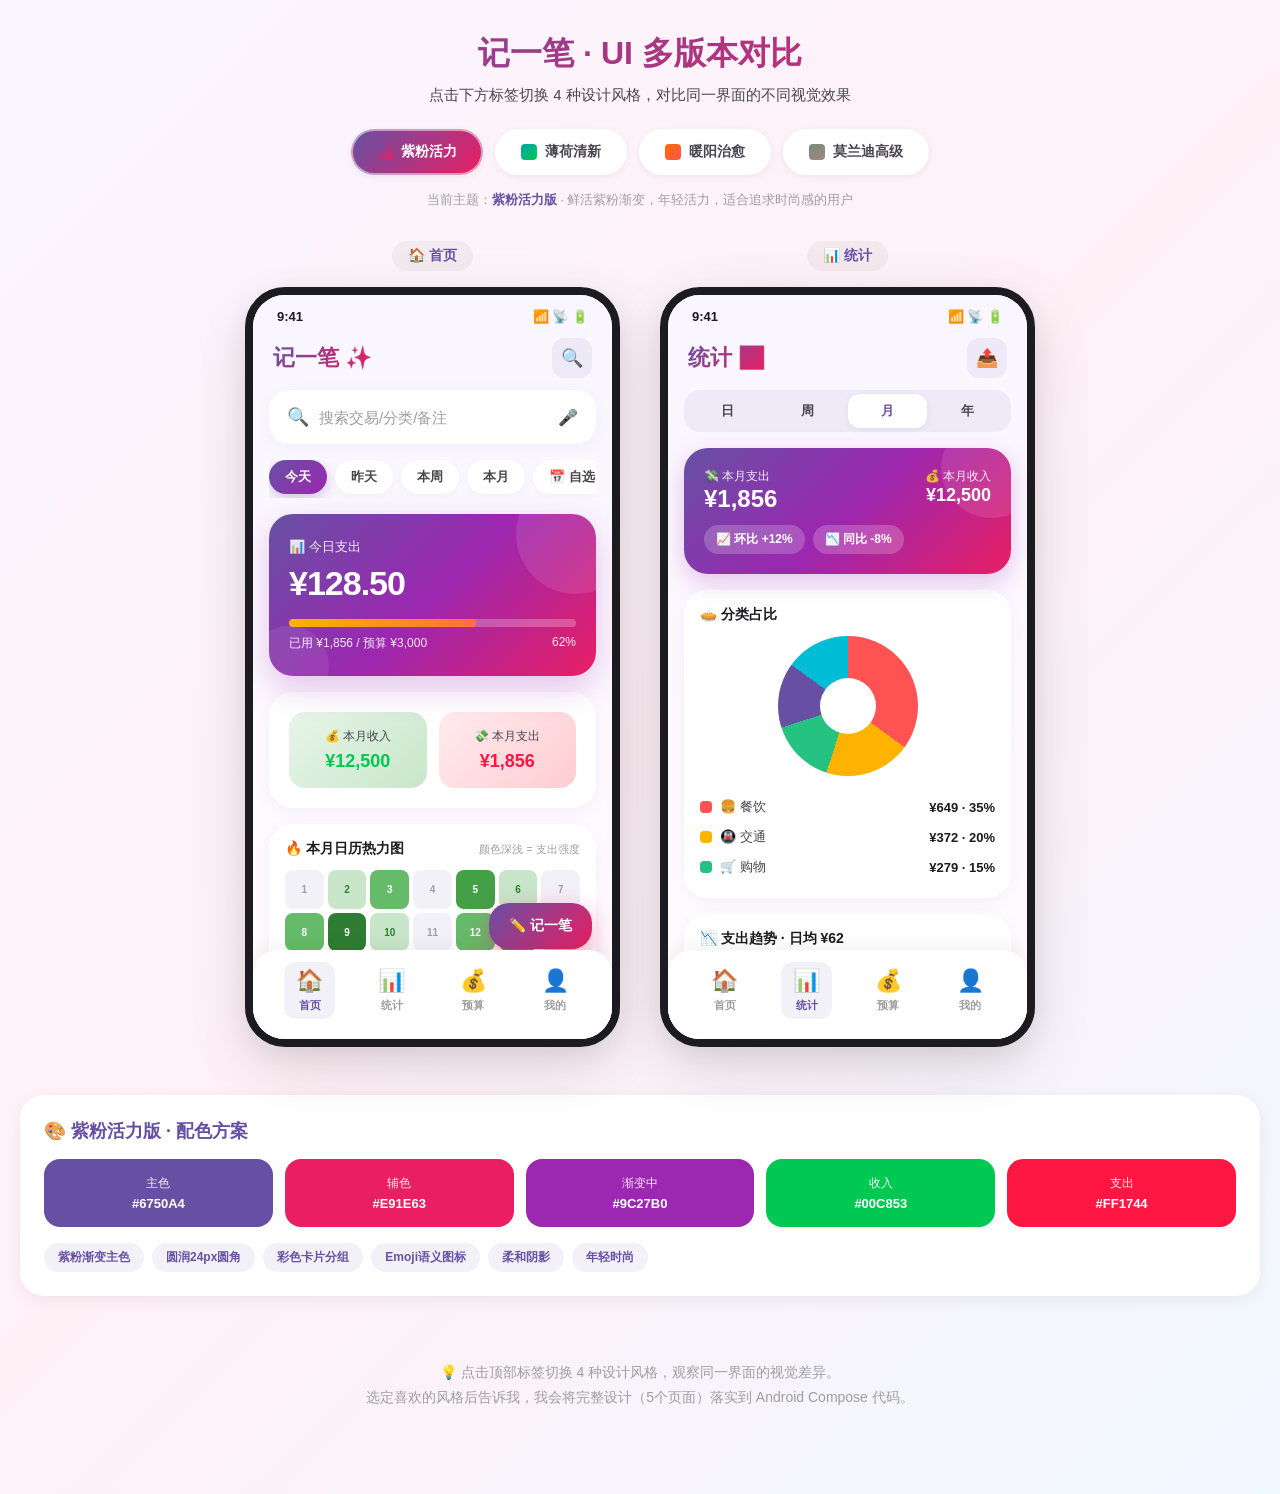
<file: design-preview/multi-version.html>
<!DOCTYPE html>
<html lang="zh-CN">
<head>
<meta charset="UTF-8">
<meta name="viewport" content="width=device-width, initial-scale=1.0">
<title>记一笔 · UI 多版本对比</title>
<style>
  /* ============ 主题变量（默认：紫粉活力版） ============ */
  :root {
    --bg-page: linear-gradient(135deg, #FAF6FF 0%, #FFF0F6 50%, #F0F8FF 100%);
    --bg-phone: linear-gradient(180deg, #FAF6FF 0%, #FFFBFE 100%);
    --primary: #6750A4;
    --primary-2: #E91E63;
    --gradient-title: linear-gradient(135deg, #6750A4, #E91E63);
    --gradient-card: linear-gradient(135deg, #6750A4 0%, #9C27B0 50%, #E91E63 100%);
    --card-shadow: rgba(156, 39, 176, 0.25);
    --gradient-fab: linear-gradient(135deg, #6750A4, #E91E63);
    --fab-shadow: rgba(233, 30, 99, 0.4);
    --pill-active: linear-gradient(135deg, #6750A4, #9C27B0);
    --pill-active-shadow: rgba(103, 80, 164, 0.3);
    --icon-bg-1: linear-gradient(135deg, #FFE0B2, #FFCC80);
    --icon-bg-2: linear-gradient(135deg, #C8E6C9, #A5D6A7);
    --icon-bg-3: linear-gradient(135deg, #BBDEFB, #90CAF9);
    --icon-bg-4: linear-gradient(135deg, #F8BBD0, #F48FB1);
    --income-bg: linear-gradient(135deg, #E8F5E9, #C8E6C9);
    --expense-bg: linear-gradient(135deg, #FFEBEE, #FFCDD2);
    --theme-name: "紫粉活力";
  }
  [data-theme="mint"] {
    --bg-page: linear-gradient(135deg, #E8F8F5 0%, #F0FBF6 50%, #E0F7FA 100%);
    --bg-phone: linear-gradient(180deg, #E8F8F5 0%, #FFFBFE 100%);
    --primary: #00A6A6;
    --primary-2: #00C853;
    --gradient-title: linear-gradient(135deg, #00A6A6, #00C853);
    --gradient-card: linear-gradient(135deg, #00897B 0%, #00A6A6 50%, #00C853 100%);
    --card-shadow: rgba(0, 166, 166, 0.25);
    --gradient-fab: linear-gradient(135deg, #00A6A6, #00C853);
    --fab-shadow: rgba(0, 200, 83, 0.4);
    --pill-active: linear-gradient(135deg, #00A6A6, #00BFA5);
    --pill-active-shadow: rgba(0, 166, 166, 0.3);
    --theme-name: "薄荷清新";
  }
  [data-theme="sunset"] {
    --bg-page: linear-gradient(135deg, #FFF3E0 0%, #FFF8E1 50%, #FBE9E7 100%);
    --bg-phone: linear-gradient(180deg, #FFF3E0 0%, #FFFBFE 100%);
    --primary: #FF6F00;
    --primary-2: #FF5252;
    --gradient-title: linear-gradient(135deg, #FF6F00, #FF5252);
    --gradient-card: linear-gradient(135deg, #F57C00 0%, #FF6F00 50%, #FF5252 100%);
    --card-shadow: rgba(255, 111, 0, 0.25);
    --gradient-fab: linear-gradient(135deg, #FF6F00, #FF5252);
    --fab-shadow: rgba(255, 82, 82, 0.4);
    --pill-active: linear-gradient(135deg, #FF6F00, #FF9800);
    --pill-active-shadow: rgba(255, 111, 0, 0.3);
    --theme-name: "暖阳治愈";
  }
  [data-theme="morandi"] {
    --bg-page: linear-gradient(135deg, #ECE5E0 0%, #E8E6E1 50%, #E0E4E0 100%);
    --bg-phone: linear-gradient(180deg, #F5F3F0 0%, #FAFAF8 100%);
    --primary: #7A8B7D;
    --primary-2: #A8A29E;
    --gradient-title: linear-gradient(135deg, #7A8B7D, #9C8A7C);
    --gradient-card: linear-gradient(135deg, #8B9D8E 0%, #9C8A7C 50%, #B8AFA6 100%);
    --card-shadow: rgba(122, 139, 125, 0.2);
    --gradient-fab: linear-gradient(135deg, #7A8B7D, #9C8A7C);
    --fab-shadow: rgba(156, 138, 124, 0.35);
    --pill-active: linear-gradient(135deg, #7A8B7D, #9C8A7C);
    --pill-active-shadow: rgba(122, 139, 125, 0.25);
    --theme-name: "莫兰迪高级";
  }

  * { margin: 0; padding: 0; box-sizing: border-box; -webkit-font-smoothing: antialiased; }
  body {
    font-family: -apple-system, BlinkMacSystemFont, 'Segoe UI', 'PingFang SC', 'Microsoft YaHei', sans-serif;
    background: var(--bg-page);
    min-height: 100vh;
    padding: 32px 20px 60px;
    color: #1C1B1F;
    transition: background 0.5s;
  }

  /* 顶部标题 + 版本切换 */
  .header { text-align: center; max-width: 1400px; margin: 0 auto 32px; }
  .header h1 {
    font-size: 32px;
    background: var(--gradient-title);
    -webkit-background-clip: text; -webkit-text-fill-color: transparent; background-clip: text;
    margin-bottom: 10px; font-weight: 800;
    transition: all 0.5s;
  }
  .header p { color: #49454F; font-size: 15px; margin-bottom: 24px; }
  .theme-tabs {
    display: flex; justify-content: center; gap: 12px; flex-wrap: wrap;
  }
  .theme-tab {
    padding: 12px 24px;
    border-radius: 999px;
    font-size: 14px; font-weight: 700;
    cursor: pointer;
    transition: all 0.3s;
    border: 2px solid transparent;
    background: #fff;
    color: #49454F;
    box-shadow: 0 2px 8px rgba(0,0,0,0.06);
    display: flex; align-items: center; gap: 8px;
  }
  .theme-tab .swatch {
    width: 16px; height: 16px; border-radius: 4px;
  }
  .theme-tab.active {
    color: #fff;
    border-color: rgba(255,255,255,0.5);
  }
  .theme-tab[data-target="vibrant"].active { background: linear-gradient(135deg, #6750A4, #E91E63); }
  .theme-tab[data-target="mint"].active { background: linear-gradient(135deg, #00A6A6, #00C853); }
  .theme-tab[data-target="sunset"].active { background: linear-gradient(135deg, #FF6F00, #FF5252); }
  .theme-tab[data-target="morandi"].active { background: linear-gradient(135deg, #7A8B7D, #9C8A7C); }
  .theme-tab:not(.active):hover { transform: translateY(-2px); }
  .theme-desc {
    margin-top: 16px;
    font-size: 13px;
    color: #9E9E9E;
  }
  .theme-desc b { color: var(--primary); }

  /* 手机展示区 */
  .screens {
    display: flex; flex-wrap: wrap; justify-content: center; gap: 40px;
    max-width: 1500px; margin: 0 auto;
  }
  .phone-wrap { display: flex; flex-direction: column; align-items: center; }
  .phone-label {
    font-size: 14px; font-weight: 700; color: var(--primary);
    margin-bottom: 16px; padding: 6px 16px;
    background: rgba(0,0,0,0.04); border-radius: 999px;
    transition: all 0.5s;
  }
  .phone {
    width: 375px; height: 760px;
    background: #FFFBFE;
    border-radius: 40px;
    box-shadow: 0 20px 60px rgba(0,0,0,0.12), 0 8px 24px rgba(0,0,0,0.06);
    overflow: hidden; position: relative;
    border: 8px solid #1C1B1F;
  }
  .phone-content {
    width: 100%; height: 100%; overflow-y: auto;
    background: var(--bg-phone);
    transition: background 0.5s;
  }
  .phone-content::-webkit-scrollbar { width: 0; }

  .status-bar {
    display: flex; justify-content: space-between; align-items: center;
    padding: 14px 24px 6px; font-size: 13px; font-weight: 600;
  }
  .appbar {
    display: flex; justify-content: space-between; align-items: center;
    padding: 8px 20px 12px;
  }
  .appbar-title {
    font-size: 22px; font-weight: 800;
    background: var(--gradient-title);
    -webkit-background-clip: text; -webkit-text-fill-color: transparent; background-clip: text;
    transition: all 0.5s;
  }
  .icon-btn {
    width: 40px; height: 40px; border-radius: 12px;
    background: color-mix(in srgb, var(--primary) 8%, transparent);
    display: flex; align-items: center; justify-content: center;
    font-size: 18px; color: var(--primary); cursor: pointer;
    transition: all 0.5s;
  }
  .content { padding: 0 16px 100px; }

  .search-field {
    display: flex; align-items: center; gap: 10px;
    background: #fff; border-radius: 20px; padding: 14px 16px;
    margin-bottom: 16px;
    box-shadow: 0 4px 16px color-mix(in srgb, var(--primary) 6%, transparent);
    border: 2px solid transparent;
    transition: all 0.5s;
  }
  .search-field input {
    flex: 1; border: none; outline: none; font-size: 15px; background: transparent;
  }
  .search-field input::placeholder { color: #9E9E9E; }
  .search-icon { color: var(--primary); font-size: 18px; transition: color 0.5s; }

  .pill-row {
    display: flex; gap: 8px; margin-bottom: 16px;
    overflow-x: auto; padding-bottom: 4px;
  }
  .pill-row::-webkit-scrollbar { height: 0; }
  .pill {
    padding: 8px 16px; border-radius: 999px;
    font-size: 13px; font-weight: 600; white-space: nowrap;
    background: #fff; color: #49454F;
    box-shadow: 0 2px 8px rgba(0,0,0,0.04);
    cursor: pointer; transition: all 0.3s;
  }
  .pill.active {
    background: var(--pill-active);
    color: #fff;
    box-shadow: 0 4px 12px var(--pill-active-shadow);
    transition: all 0.5s;
  }

  .summary-card {
    background: var(--gradient-card);
    border-radius: 24px; padding: 24px 20px;
    color: #fff; margin-bottom: 16px;
    box-shadow: 0 12px 32px var(--card-shadow);
    position: relative; overflow: hidden;
    transition: all 0.5s;
  }
  .summary-card::before {
    content: ''; position: absolute; top: -40px; right: -40px;
    width: 120px; height: 120px;
    background: rgba(255,255,255,0.1); border-radius: 50%;
  }
  .summary-card::after {
    content: ''; position: absolute; bottom: -30px; left: -20px;
    width: 80px; height: 80px;
    background: rgba(255,255,255,0.08); border-radius: 50%;
  }
  .summary-label {
    font-size: 13px; opacity: 0.9; margin-bottom: 8px;
    display: flex; align-items: center; gap: 6px;
  }
  .summary-amount {
    font-size: 34px; font-weight: 800; margin-bottom: 16px; letter-spacing: -1px;
  }
  .budget-progress {
    background: rgba(255,255,255,0.25); height: 8px;
    border-radius: 999px; overflow: hidden; margin-bottom: 8px;
  }
  .budget-progress-fill {
    height: 100%;
    background: linear-gradient(90deg, #FFB300, #FF6E40);
    border-radius: 999px; width: 65%;
    animation: fillProgress 1.5s ease-out;
  }
  @keyframes fillProgress { from { width: 0; } }
  .budget-text {
    font-size: 12px; opacity: 0.9;
    display: flex; justify-content: space-between;
  }

  .ie-card {
    background: #fff; border-radius: 24px; padding: 20px;
    margin-bottom: 16px;
    box-shadow: 0 4px 16px color-mix(in srgb, var(--primary) 6%, transparent);
    display: flex; gap: 12px; transition: box-shadow 0.5s;
  }
  .ie-item {
    flex: 1; padding: 16px; border-radius: 16px;
    text-align: center; cursor: pointer; transition: transform 0.2s;
  }
  .ie-item:active { transform: scale(0.96); }
  .ie-item.income { background: var(--income-bg); }
  .ie-item.expense { background: var(--expense-bg); }
  .ie-item .label { font-size: 12px; color: #49454F; margin-bottom: 6px; font-weight: 500; }
  .ie-item .amount { font-size: 18px; font-weight: 800; }
  .ie-item.income .amount { color: #00C853; }
  .ie-item.expense .amount { color: #FF1744; }

  .heatmap-card {
    background: #fff; border-radius: 24px; padding: 16px;
    margin-bottom: 16px;
    box-shadow: 0 4px 16px color-mix(in srgb, var(--primary) 6%, transparent);
    transition: box-shadow 0.5s;
  }
  .heatmap-header {
    display: flex; justify-content: space-between;
    align-items: center; margin-bottom: 12px;
  }
  .heatmap-title {
    font-size: 14px; font-weight: 700;
    display: flex; align-items: center; gap: 6px;
  }
  .heatmap-sub { font-size: 11px; color: #9E9E9E; }
  .heatmap-grid { display: grid; grid-template-columns: repeat(7, 1fr); gap: 4px; }
  .heat-cell {
    aspect-ratio: 1; border-radius: 8px;
    display: flex; align-items: center; justify-content: center;
    font-size: 10px; font-weight: 600; cursor: pointer;
    transition: transform 0.15s;
  }
  .heat-cell:active { transform: scale(0.85); }
  .heat-0 { background: color-mix(in srgb, var(--primary) 8%, #fff); color: #9E9E9E; }
  .heat-1 { background: #C8E6C9; color: #2E7D32; }
  .heat-2 { background: #66BB6A; color: #fff; }
  .heat-3 { background: #43A047; color: #fff; }
  .heat-4 { background: #2E7D32; color: #fff; }

  .section-header {
    display: flex; justify-content: space-between;
    align-items: center; margin: 8px 4px 12px;
  }
  .section-title { font-size: 16px; font-weight: 800; }
  .section-link { font-size: 13px; color: var(--primary); font-weight: 600; transition: color 0.5s; }

  .tx-item {
    background: #fff; border-radius: 16px; padding: 12px;
    margin-bottom: 8px;
    display: flex; align-items: center; gap: 12px;
    box-shadow: 0 2px 8px rgba(0,0,0,0.03);
    cursor: pointer; transition: transform 0.2s;
  }
  .tx-item:active { transform: scale(0.98); }
  .tx-icon {
    width: 44px; height: 44px; border-radius: 14px;
    display: flex; align-items: center; justify-content: center;
    font-size: 20px; flex-shrink: 0;
  }
  .tx-info { flex: 1; min-width: 0; }
  .tx-title {
    font-size: 14px; font-weight: 600; margin-bottom: 2px;
    white-space: nowrap; overflow: hidden; text-overflow: ellipsis;
  }
  .tx-sub {
    font-size: 11px; color: #9E9E9E;
    white-space: nowrap; overflow: hidden; text-overflow: ellipsis;
  }
  .tx-amount { font-size: 15px; font-weight: 800; white-space: nowrap; }
  .tx-amount.expense { color: #FF1744; }
  .tx-amount.income { color: #00C853; }

  .fab {
    position: absolute; bottom: 90px; right: 20px;
    background: var(--gradient-fab);
    color: #fff; border: none; border-radius: 20px;
    padding: 14px 20px; font-size: 14px; font-weight: 700;
    display: flex; align-items: center; gap: 6px;
    box-shadow: 0 8px 24px var(--fab-shadow);
    cursor: pointer; transition: all 0.5s;
  }
  .fab:active { transform: scale(0.94); }

  .bottom-nav {
    position: absolute; bottom: 0; left: 0; right: 0;
    background: #fff;
    border-radius: 24px 24px 0 0;
    padding: 12px 16px 20px;
    display: flex; justify-content: space-around;
    box-shadow: 0 -4px 20px rgba(0,0,0,0.06);
  }
  .nav-item {
    display: flex; flex-direction: column; align-items: center; gap: 4px;
    padding: 6px 12px; border-radius: 12px;
    cursor: pointer; transition: all 0.3s;
    color: #9E9E9E;
  }
  .nav-item.active {
    color: var(--primary);
    background: color-mix(in srgb, var(--primary) 8%, transparent);
    transition: all 0.5s;
  }
  .nav-icon { font-size: 22px; }
  .nav-label { font-size: 11px; font-weight: 600; }

  /* 统计页 */
  .tab-row {
    display: flex; background: color-mix(in srgb, var(--primary) 8%, transparent);
    border-radius: 16px; padding: 4px; margin-bottom: 16px;
    transition: background 0.5s;
  }
  .tab-item {
    flex: 1; text-align: center; padding: 8px; border-radius: 12px;
    font-size: 13px; font-weight: 600; color: #49454F;
    cursor: pointer; transition: all 0.2s;
  }
  .tab-item.active {
    background: #fff; color: var(--primary);
    box-shadow: 0 2px 8px rgba(0,0,0,0.06);
    transition: color 0.5s;
  }
  .stat-summary {
    background: var(--gradient-card);
    border-radius: 24px; padding: 20px; color: #fff;
    margin-bottom: 16px;
    box-shadow: 0 8px 24px var(--card-shadow);
    position: relative; overflow: hidden;
    transition: all 0.5s;
  }
  .stat-summary::before {
    content: ''; position: absolute; top: -30px; right: -30px;
    width: 100px; height: 100px;
    background: rgba(255,255,255,0.1); border-radius: 50%;
  }
  .stat-row { display: flex; justify-content: space-between; margin-bottom: 12px; }
  .stat-col .label { font-size: 12px; opacity: 0.9; }
  .stat-col .val { font-size: 24px; font-weight: 800; }
  .stat-col.right { text-align: right; }
  .stat-col.right .val { font-size: 18px; }
  .change-chips { display: flex; gap: 8px; }
  .change-chip {
    background: rgba(255,255,255,0.2);
    padding: 6px 12px; border-radius: 999px;
    font-size: 12px; font-weight: 600;
  }

  .chart-card {
    background: #fff; border-radius: 24px; padding: 16px;
    margin-bottom: 16px;
    box-shadow: 0 4px 16px color-mix(in srgb, var(--primary) 6%, transparent);
    transition: box-shadow 0.5s;
  }
  .chart-title {
    font-size: 14px; font-weight: 700; margin-bottom: 12px;
    display: flex; align-items: center; gap: 6px;
  }
  .pie-chart {
    width: 140px; height: 140px; border-radius: 50%;
    background: conic-gradient(
      #FF5252 0% 35%, #FFB300 35% 55%, #26C281 55% 70%, var(--primary) 70% 85%, #00BCD4 85% 100%
    );
    margin: 0 auto 16px; position: relative;
    transition: background 0.5s;
  }
  .pie-chart::after {
    content: ''; position: absolute; top: 30%; left: 30%;
    width: 40%; height: 40%; background: #fff; border-radius: 50%;
  }
  .legend-item {
    display: flex; align-items: center; gap: 8px;
    padding: 6px 0; font-size: 13px;
  }
  .legend-dot { width: 12px; height: 12px; border-radius: 4px; }
  .legend-name { flex: 1; color: #49454F; }
  .legend-val { font-weight: 700; }

  /* 配色信息卡 */
  .palette-info {
    max-width: 1400px; margin: 48px auto 0;
    background: #fff; border-radius: 24px; padding: 24px;
    box-shadow: 0 4px 16px rgba(0,0,0,0.06);
  }
  .palette-info h3 {
    font-size: 18px; font-weight: 800; margin-bottom: 16px;
    color: var(--primary); transition: color 0.5s;
  }
  .palette-swatches {
    display: flex; gap: 12px; flex-wrap: wrap; margin-bottom: 16px;
  }
  .palette-swatch {
    flex: 1; min-width: 120px;
    border-radius: 16px; padding: 16px;
    color: #fff; text-align: center;
  }
  .palette-swatch .name { font-size: 12px; opacity: 0.9; margin-bottom: 4px; }
  .palette-swatch .hex { font-size: 13px; font-weight: 700; }
  .palette-features {
    display: flex; gap: 8px; flex-wrap: wrap;
  }
  .palette-feature {
    padding: 6px 14px; border-radius: 999px;
    font-size: 12px; font-weight: 600;
    background: color-mix(in srgb, var(--primary) 8%, transparent);
    color: var(--primary);
    transition: all 0.5s;
  }

  .note {
    text-align: center; margin-top: 40px; padding: 24px;
    color: #9E9E9E; font-size: 14px; max-width: 800px;
    margin-left: auto; margin-right: auto;
    line-height: 1.8;
  }
</style>
</head>
<body data-theme="vibrant">

<div class="header">
  <h1>记一笔 · UI 多版本对比</h1>
  <p>点击下方标签切换 4 种设计风格，对比同一界面的不同视觉效果</p>
  <div class="theme-tabs">
    <div class="theme-tab active" data-target="vibrant" onclick="switchTheme('vibrant', this)">
      <span class="swatch" style="background:linear-gradient(135deg,#6750A4,#E91E63)"></span>
      紫粉活力
    </div>
    <div class="theme-tab" data-target="mint" onclick="switchTheme('mint', this)">
      <span class="swatch" style="background:linear-gradient(135deg,#00A6A6,#00C853)"></span>
      薄荷清新
    </div>
    <div class="theme-tab" data-target="sunset" onclick="switchTheme('sunset', this)">
      <span class="swatch" style="background:linear-gradient(135deg,#FF6F00,#FF5252)"></span>
      暖阳治愈
    </div>
    <div class="theme-tab" data-target="morandi" onclick="switchTheme('morandi', this)">
      <span class="swatch" style="background:linear-gradient(135deg,#7A8B7D,#9C8A7C)"></span>
      莫兰迪高级
    </div>
  </div>
  <div class="theme-desc">当前主题：<b id="themeName">紫粉活力版</b> · 鲜活紫粉渐变，年轻活力，适合追求时尚感的用户</div>
</div>

<div class="screens">

  <!-- 首页 -->
  <div class="phone-wrap">
    <div class="phone-label">🏠 首页</div>
    <div class="phone">
      <div class="phone-content">
        <div class="status-bar"><span>9:41</span><span>📶 📡 🔋</span></div>
        <div class="appbar">
          <div class="appbar-title">记一笔 ✨</div>
          <div class="icon-btn">🔍</div>
        </div>
        <div class="content">
          <div class="search-field">
            <span class="search-icon">🔍</span>
            <input placeholder="搜索交易/分类/备注" />
            <span style="color:#9E9E9E">🎤</span>
          </div>
          <div class="pill-row">
            <div class="pill active">今天</div>
            <div class="pill">昨天</div>
            <div class="pill">本周</div>
            <div class="pill">本月</div>
            <div class="pill">📅 自选</div>
          </div>
          <div class="summary-card">
            <div class="summary-label">📊 今日支出</div>
            <div class="summary-amount">¥128.50</div>
            <div class="budget-progress"><div class="budget-progress-fill"></div></div>
            <div class="budget-text">
              <span>已用 ¥1,856 / 预算 ¥3,000</span><span>62%</span>
            </div>
          </div>
          <div class="ie-card">
            <div class="ie-item income">
              <div class="label">💰 本月收入</div>
              <div class="amount">¥12,500</div>
            </div>
            <div class="ie-item expense">
              <div class="label">💸 本月支出</div>
              <div class="amount">¥1,856</div>
            </div>
          </div>
          <div class="heatmap-card">
            <div class="heatmap-header">
              <div class="heatmap-title">🔥 本月日历热力图</div>
              <div class="heatmap-sub">颜色深浅 = 支出强度</div>
            </div>
            <div class="heatmap-grid">
              <div class="heat-cell heat-0">1</div><div class="heat-cell heat-1">2</div>
              <div class="heat-cell heat-2">3</div><div class="heat-cell heat-0">4</div>
              <div class="heat-cell heat-3">5</div><div class="heat-cell heat-1">6</div>
              <div class="heat-cell heat-0">7</div><div class="heat-cell heat-2">8</div>
              <div class="heat-cell heat-4">9</div><div class="heat-cell heat-1">10</div>
              <div class="heat-cell heat-0">11</div><div class="heat-cell heat-2">12</div>
              <div class="heat-cell heat-3">13</div><div class="heat-cell heat-1">14</div>
              <div class="heat-cell heat-0">15</div><div class="heat-cell heat-2">16</div>
              <div class="heat-cell heat-1">17</div><div class="heat-cell heat-0">18</div>
              <div class="heat-cell heat-3">19</div><div class="heat-cell heat-2">20</div>
              <div class="heat-cell heat-1">21</div>
            </div>
          </div>
          <div class="section-header">
            <div class="section-title">📝 最近交易</div>
            <div class="section-link">查看全部 →</div>
          </div>
          <div class="tx-item">
            <div class="tx-icon" style="background:var(--icon-bg-1)">🍔</div>
            <div class="tx-info">
              <div class="tx-title">午餐 · 麦当劳</div>
              <div class="tx-sub">12:30 · 微信 · 支出</div>
            </div>
            <div class="tx-amount expense">-¥38.50</div>
          </div>
          <div class="tx-item">
            <div class="tx-icon" style="background:var(--icon-bg-2)">💵</div>
            <div class="tx-info">
              <div class="tx-title">工资入账</div>
              <div class="tx-sub">10:00 · 招商银行 · 收入</div>
            </div>
            <div class="tx-amount income">+¥12,500</div>
          </div>
          <div class="tx-item">
            <div class="tx-icon" style="background:var(--icon-bg-3)">🚇</div>
            <div class="tx-info">
              <div class="tx-title">地铁通勤</div>
              <div class="tx-sub">08:15 · 支付宝 · 支出</div>
            </div>
            <div class="tx-amount expense">-¥6.00</div>
          </div>
          <div class="tx-item">
            <div class="tx-icon" style="background:var(--icon-bg-4)">☕</div>
            <div class="tx-info">
              <div class="tx-title">星巴克咖啡</div>
              <div class="tx-sub">07:45 · 微信 · 支出</div>
            </div>
            <div class="tx-amount expense">-¥35.00</div>
          </div>
        </div>
        <button class="fab">✏️ 记一笔</button>
        <div class="bottom-nav">
          <div class="nav-item active"><span class="nav-icon">🏠</span><span class="nav-label">首页</span></div>
          <div class="nav-item"><span class="nav-icon">📊</span><span class="nav-label">统计</span></div>
          <div class="nav-item"><span class="nav-icon">💰</span><span class="nav-label">预算</span></div>
          <div class="nav-item"><span class="nav-icon">👤</span><span class="nav-label">我的</span></div>
        </div>
      </div>
    </div>
  </div>

  <!-- 统计页 -->
  <div class="phone-wrap">
    <div class="phone-label">📊 统计</div>
    <div class="phone">
      <div class="phone-content">
        <div class="status-bar"><span>9:41</span><span>📶 📡 🔋</span></div>
        <div class="appbar">
          <div class="appbar-title">统计 📈</div>
          <div class="icon-btn">📤</div>
        </div>
        <div class="content">
          <div class="tab-row">
            <div class="tab-item">日</div>
            <div class="tab-item">周</div>
            <div class="tab-item active">月</div>
            <div class="tab-item">年</div>
          </div>
          <div class="stat-summary">
            <div class="stat-row">
              <div class="stat-col">
                <div class="label">💸 本月支出</div>
                <div class="val">¥1,856</div>
              </div>
              <div class="stat-col right">
                <div class="label">💰 本月收入</div>
                <div class="val">¥12,500</div>
              </div>
            </div>
            <div class="change-chips">
              <div class="change-chip">📈 环比 +12%</div>
              <div class="change-chip">📉 同比 -8%</div>
            </div>
          </div>
          <div class="chart-card">
            <div class="chart-title">🥧 分类占比</div>
            <div class="pie-chart"></div>
            <div class="legend-item">
              <div class="legend-dot" style="background:#FF5252"></div>
              <div class="legend-name">🍔 餐饮</div>
              <div class="legend-val">¥649 · 35%</div>
            </div>
            <div class="legend-item">
              <div class="legend-dot" style="background:#FFB300"></div>
              <div class="legend-name">🚇 交通</div>
              <div class="legend-val">¥372 · 20%</div>
            </div>
            <div class="legend-item">
              <div class="legend-dot" style="background:#26C281"></div>
              <div class="legend-name">🛒 购物</div>
              <div class="legend-val">¥279 · 15%</div>
            </div>
          </div>
          <div class="chart-card">
            <div class="chart-title">📉 支出趋势 · 日均 ¥62</div>
            <svg width="100%" height="120" viewBox="0 0 300 120" style="margin-top:8px">
              <defs>
                <linearGradient id="trendGrad" x1="0" y1="0" x2="0" y2="1">
                  <stop offset="0%" stop-color="var(--primary)" stop-opacity="0.3"/>
                  <stop offset="100%" stop-color="var(--primary)" stop-opacity="0"/>
                </linearGradient>
              </defs>
              <path d="M 0 80 L 30 70 L 60 90 L 90 60 L 120 75 L 150 40 L 180 65 L 210 50 L 240 70 L 270 45 L 300 55 L 300 120 L 0 120 Z" fill="var(--primary)" fill-opacity="0.15"/>
              <path d="M 0 80 L 30 70 L 60 90 L 90 60 L 120 75 L 150 40 L 180 65 L 210 50 L 240 70 L 270 45 L 300 55" fill="none" stroke="var(--primary)" stroke-width="2.5" stroke-linecap="round" stroke-linejoin="round"/>
              <circle cx="150" cy="40" r="5" fill="#FF5252"/>
              <text x="150" y="28" text-anchor="middle" fill="#FF5252" font-size="11" font-weight="bold">¥186</text>
            </svg>
          </div>
          <div class="chart-card">
            <div class="chart-title">💳 各账户消费占比</div>
            <div style="display:flex;align-items:center;gap:8px;margin:6px 0">
              <span style="width:50px;font-size:12px">微信</span>
              <div style="flex:1;height:6px;background:#F5F0FA;border-radius:3px;overflow:hidden">
                <div style="width:45%;height:100%;background:linear-gradient(90deg,#43A047,#66BB6A)"></div>
              </div>
              <span style="font-size:12px;font-weight:600">¥835</span>
            </div>
            <div style="display:flex;align-items:center;gap:8px;margin:6px 0">
              <span style="width:50px;font-size:12px">支付宝</span>
              <div style="flex:1;height:6px;background:#F5F0FA;border-radius:3px;overflow:hidden">
                <div style="width:30%;height:100%;background:linear-gradient(90deg,#1E88E5,#42A5F5)"></div>
              </div>
              <span style="font-size:12px;font-weight:600">¥557</span>
            </div>
            <div style="display:flex;align-items:center;gap:8px;margin:6px 0">
              <span style="width:50px;font-size:12px">现金</span>
              <div style="flex:1;height:6px;background:#F5F0FA;border-radius:3px;overflow:hidden">
                <div style="width:25%;height:100%;background:linear-gradient(90deg,#FFB300,#FFCA28)"></div>
              </div>
              <span style="font-size:12px;font-weight:600">¥464</span>
            </div>
          </div>
        </div>
        <div class="bottom-nav">
          <div class="nav-item"><span class="nav-icon">🏠</span><span class="nav-label">首页</span></div>
          <div class="nav-item active"><span class="nav-icon">📊</span><span class="nav-label">统计</span></div>
          <div class="nav-item"><span class="nav-icon">💰</span><span class="nav-label">预算</span></div>
          <div class="nav-item"><span class="nav-icon">👤</span><span class="nav-label">我的</span></div>
        </div>
      </div>
    </div>
  </div>

</div>

<!-- 配色信息卡 -->
<div class="palette-info">
  <h3 id="paletteTitle">🎨 紫粉活力版 · 配色方案</h3>
  <div class="palette-swatches" id="paletteSwatches"></div>
  <div class="palette-features" id="paletteFeatures"></div>
</div>

<div class="note">
  💡 点击顶部标签切换 4 种设计风格，观察同一界面的视觉差异。<br>
  选定喜欢的风格后告诉我，我会将完整设计（5个页面）落实到 Android Compose 代码。
</div>

<script>
const themeData = {
  vibrant: {
    name: '紫粉活力版',
    desc: '鲜活紫粉渐变，年轻活力，适合追求时尚感的用户',
    swatches: [
      { name: '主色', hex: '#6750A4', bg: '#6750A4' },
      { name: '辅色', hex: '#E91E63', bg: '#E91E63' },
      { name: '渐变中', hex: '#9C27B0', bg: '#9C27B0' },
      { name: '收入', hex: '#00C853', bg: '#00C853' },
      { name: '支出', hex: '#FF1744', bg: '#FF1744' },
    ],
    features: ['紫粉渐变主色', '圆润24px圆角', '彩色卡片分组', 'Emoji语义图标', '柔和阴影', '年轻时尚']
  },
  mint: {
    name: '薄荷清新版',
    desc: '青绿薄荷色调，清新自然，适合喜欢清爽简洁风格的用户',
    swatches: [
      { name: '主色', hex: '#00A6A6', bg: '#00A6A6' },
      { name: '辅色', hex: '#00C853', bg: '#00C853' },
      { name: '渐变中', hex: '#00BFA5', bg: '#00BFA5' },
      { name: '收入', hex: '#00C853', bg: '#00C853' },
      { name: '支出', hex: '#FF1744', bg: '#FF1744' },
    ],
    features: ['青绿自然色调', '清新护眼', '自然渐变', '薄荷活力感', '清爽简洁', '自然舒适']
  },
  sunset: {
    name: '暖阳治愈版',
    desc: '橙红暖阳色调，温暖治愈，适合喜欢温馨感的用户',
    swatches: [
      { name: '主色', hex: '#FF6F00', bg: '#FF6F00' },
      { name: '辅色', hex: '#FF5252', bg: '#FF5252' },
      { name: '渐变中', hex: '#FF9800', bg: '#FF9800' },
      { name: '收入', hex: '#00C853', bg: '#00C853' },
      { name: '支出', hex: '#FF1744', bg: '#FF1744' },
    ],
    features: ['橙红暖阳色调', '温暖治愈感', '活力渐变', '温馨舒适', '阳光活力', '亲和力强']
  },
  morandi: {
    name: '莫兰迪高级版',
    desc: '低饱和度灰调，高级优雅，适合追求质感和品味的用户',
    swatches: [
      { name: '主色', hex: '#7A8B7D', bg: '#7A8B7D' },
      { name: '辅色', hex: '#9C8A7C', bg: '#9C8A7C' },
      { name: '渐变中', hex: '#8B9D8E', bg: '#8B9D8E' },
      { name: '收入', hex: '#00C853', bg: '#00C853' },
      { name: '支出', hex: '#FF1744', bg: '#FF1744' },
    ],
    features: ['莫兰迪低饱和度', '高级灰调质感', '优雅内敛', '文艺范', '高级感', '低对比舒适']
  }
};

function switchTheme(theme, tab) {
  document.body.setAttribute('data-theme', theme);
  document.querySelectorAll('.theme-tab').forEach(t => t.classList.remove('active'));
  tab.classList.add('active');
  
  const data = themeData[theme];
  document.getElementById('themeName').textContent = data.name;
  document.querySelector('.theme-desc b').textContent = data.name;
  document.querySelector('.theme-desc').innerHTML = `当前主题：<b>${data.name}</b> · ${data.desc}`;
  
  // 更新配色信息
  document.getElementById('paletteTitle').textContent = `🎨 ${data.name} · 配色方案`;
  document.getElementById('paletteSwatches').innerHTML = data.swatches.map(s => 
    `<div class="palette-swatch" style="background:${s.bg}">
      <div class="name">${s.name}</div>
      <div class="hex">${s.hex}</div>
    </div>`
  ).join('');
  document.getElementById('paletteFeatures').innerHTML = data.features.map(f => 
    `<span class="palette-feature">${f}</span>`
  ).join('');
}

// 初始化配色信息
switchTheme('vibrant', document.querySelector('.theme-tab.active'));
</script>

</body>
</html>
</file>
